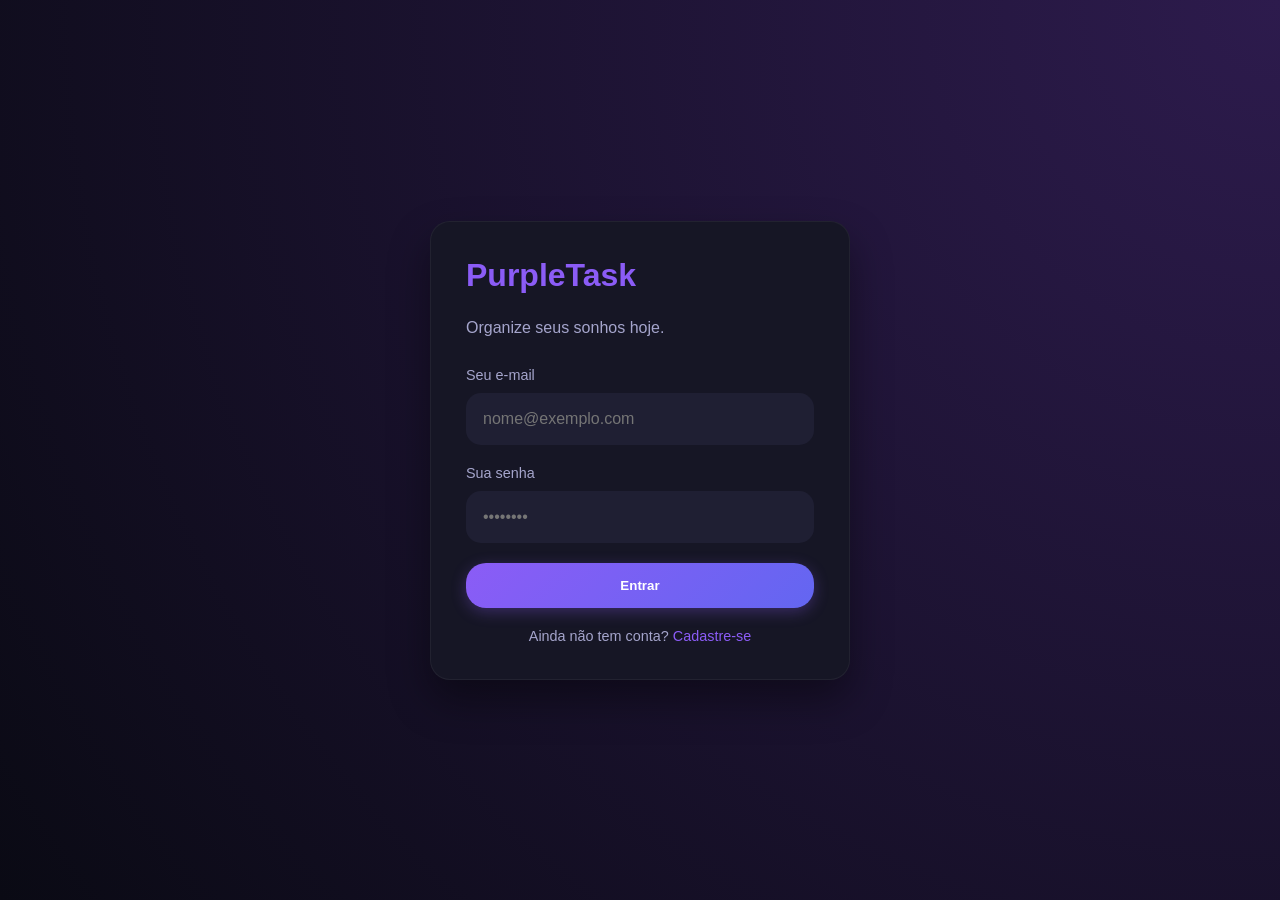
<file: ProjetoHTML/index.html>
<!DOCTYPE html>
<html lang="pt-br">

<head>
    <meta charset="UTF-8">
    <link rel="stylesheet" href="style.css">
</head>

<body>
    <div class="auth-wrapper">
        <div class="card">
            <h1>PurpleTask</h1>
            <p style="margin-bottom: 30px; color: var(--text-muted);">Organize seus sonhos hoje.</p>
            <form>
                <div class="form-group">
                    <label>Seu e-mail</label>
                    <input type="email" placeholder="nome@exemplo.com">
                </div>
                <div class="form-group">
                    <label>Sua senha</label>
                    <input type="password" placeholder="••••••••">
                </div>
                <button type="button" class="btn btn-primary btn-block"
                    onclick="location.href='dashboard.html'">Entrar</button>
            </form>
            <div class="footer-link">
                Ainda não tem conta? <a href="cadastro.html">Cadastre-se</a>
            </div>
        </div>
    </div>
</body>

</html>
</file>
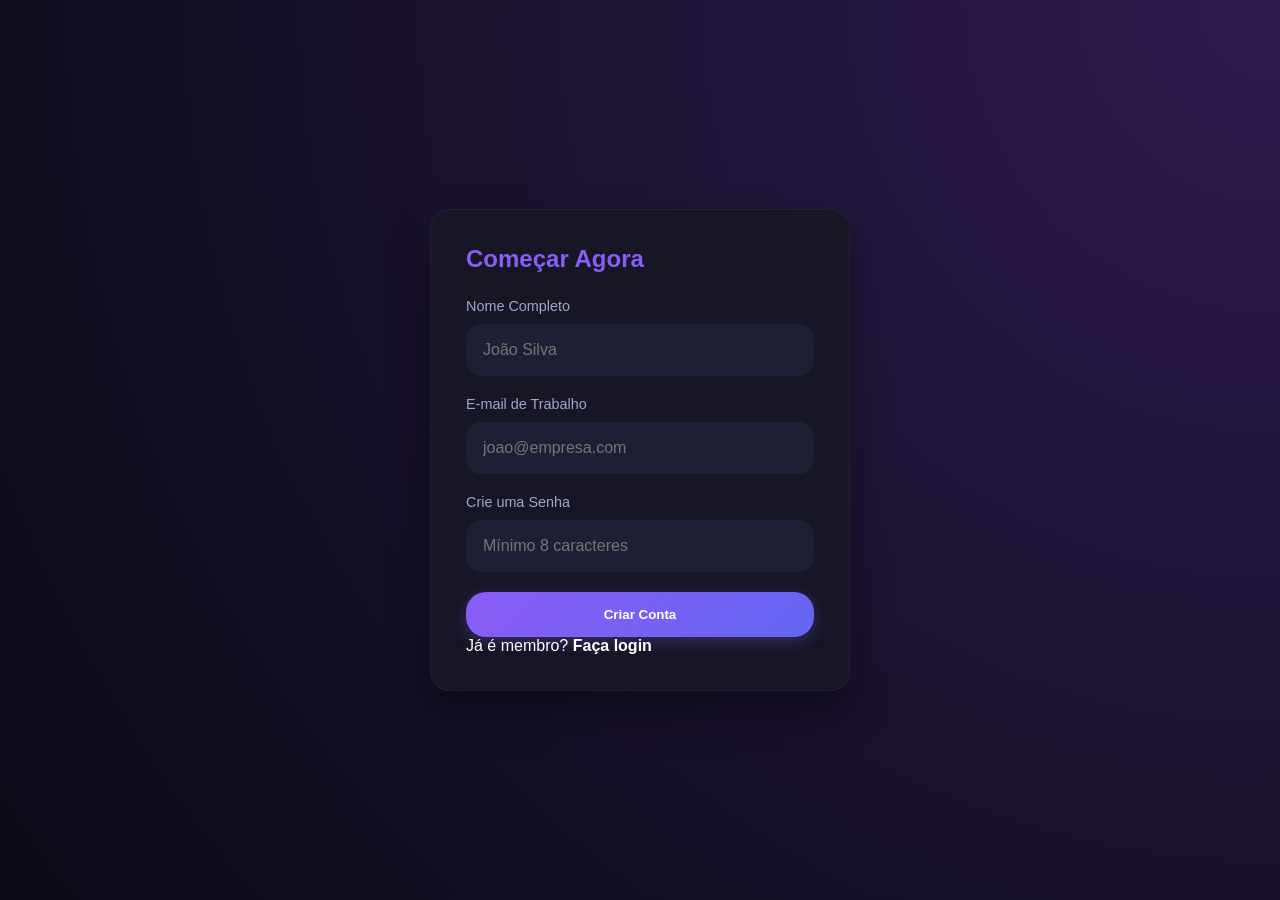
<file: ProjetoHTML/cadastro.html>
<!DOCTYPE html>
<html lang="pt-br">

<head>
    <meta charset="UTF-8">
    <title>Cadastro - Gestor Safira</title>
    <link rel="stylesheet" href="style.css">
</head>

<body>
    <div class="auth-wrapper">
        <div class="card auth-card">
            <h2>Começar Agora</h2>
            <form action="dashboard.html">
                <div class="form-group">
                    <label>Nome Completo</label>
                    <input type="text" placeholder="João Silva" required>
                </div>
                <div class="form-group">
                    <label>E-mail de Trabalho</label>
                    <input type="email" placeholder="joao@empresa.com" required>
                </div>
                <div class="form-group">
                    <label>Crie uma Senha</label>
                    <input type="password" placeholder="Mínimo 8 caracteres" required>
                </div>
                <button type="submit" class="btn btn-primary btn-block">Criar Conta</button>
            </form>
            <p class="footer-text">Já é membro? <a href="login.html"
                    style="color: var(--accent-blue); text-decoration: none; font-weight: 600;">Faça login</a></p>
        </div>
    </div>
</body>

</html>
</file>
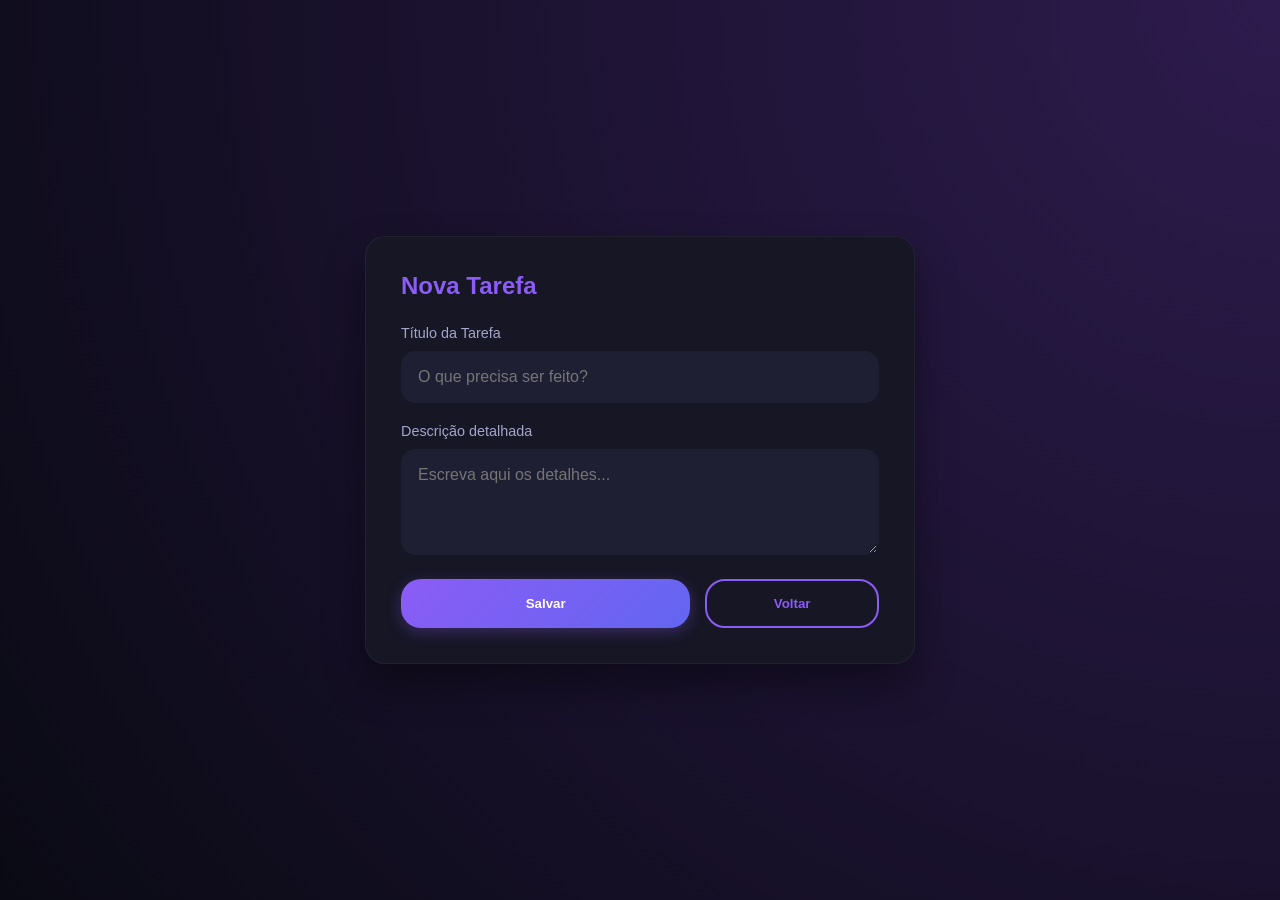
<file: ProjetoHTML/criar.html>
<!DOCTYPE html>
<html lang="pt-br">

<head>
    <meta charset="UTF-8">
    <link rel="stylesheet" href="style.css">
</head>

<body>
    <div class="auth-wrapper">
        <div class="card" style="max-width: 550px;">
            <h2>Nova Tarefa</h2>
            <form>
                <div class="form-group">
                    <label>Título da Tarefa</label>
                    <input type="text" placeholder="O que precisa ser feito?">
                </div>
                <div class="form-group">
                    <label>Descrição detalhada</label>
                    <textarea rows="4" placeholder="Escreva aqui os detalhes..."></textarea>
                </div>
                <div style="display: flex; gap: 15px; margin-top: 10px;">
                    <button type="button" class="btn btn-primary" style="flex: 2;"
                        onclick="location.href='dashboard.html'">Salvar</button>
                    <button type="button" class="btn btn-outline" style="flex: 1;"
                        onclick="history.back()">Voltar</button>
                </div>
            </form>
        </div>
    </div>
</body>

</html>
</file>
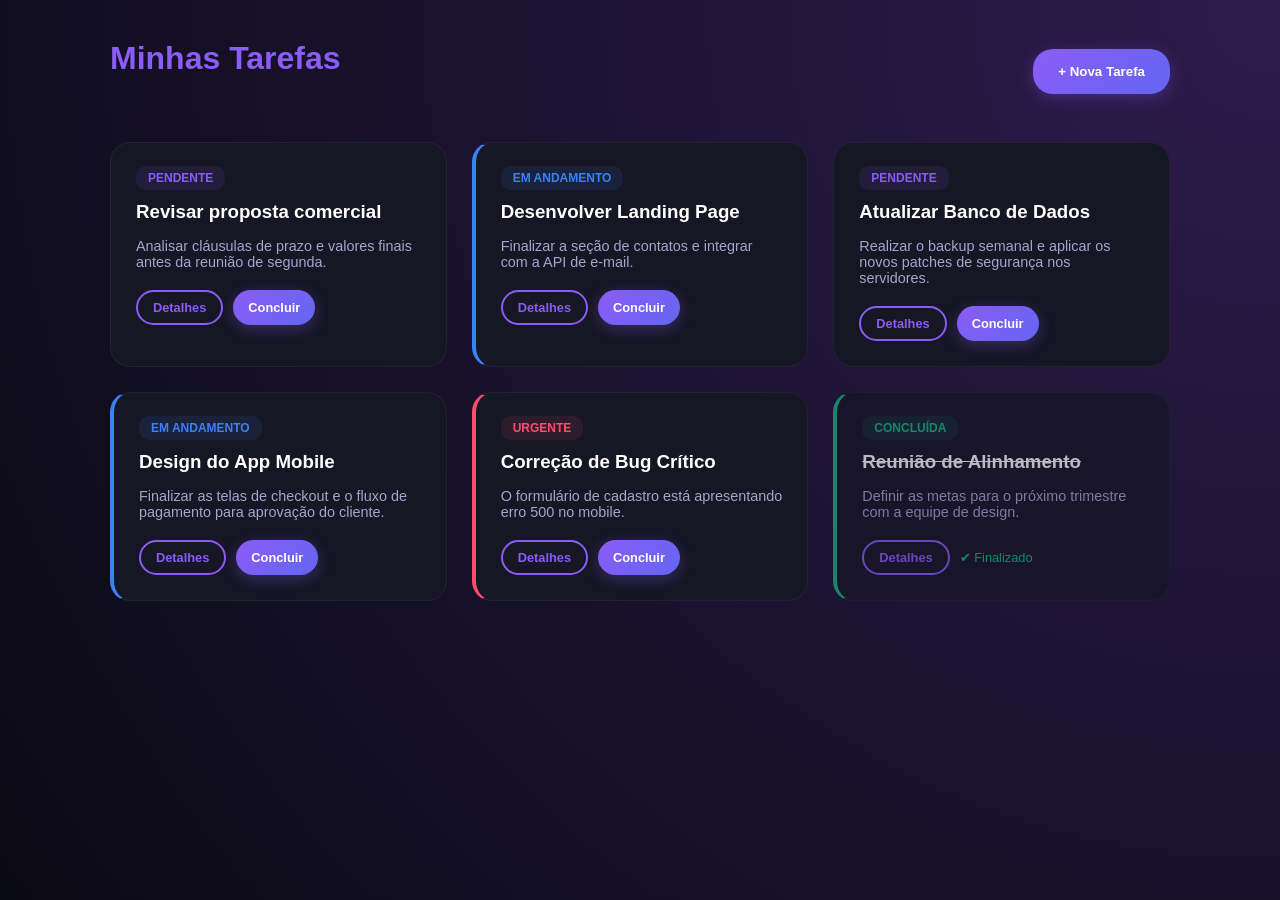
<file: ProjetoHTML/dashboard.html>
<!DOCTYPE html>
<html lang="pt-br">

<head>
    <meta charset="UTF-8">
    <link rel="stylesheet" href="style.css">
</head>

<body>
    <div class="dashboard-container">
        <div class="header-row">
            <h1>Minhas Tarefas</h1>
            <button class="btn btn-primary" onclick="location.href='criar.html'">+ Nova Tarefa</button>
        </div>

        <div class="task-grid">
            <div class="task-card">
                <span class="task-tag">PENDENTE</span>
                <h3 style="margin: 15px 0;">Revisar proposta comercial</h3>
                <p style="color: var(--text-muted); font-size: 0.9rem; margin-bottom: 20px;">Analisar cláusulas de prazo
                    e valores finais antes da reunião de segunda.</p>
                <div style="display: flex; gap: 10px;">
                    <button class="btn btn-outline" style="padding: 8px 15px; font-size: 0.8rem;"
                        onclick="location.href='detalhes.html'">Detalhes</button>
                    <button class="btn btn-primary" style="padding: 8px 15px; font-size: 0.8rem;">Concluir</button>
                </div>
            </div>

            <div class="task-card" style="border-left: 4px solid #3b82f6;">
                <span class="task-tag" style="background: rgba(59, 130, 246, 0.1); color: #3b82f6;">EM ANDAMENTO</span>
                <h3 style="margin: 15px 0;">Desenvolver Landing Page</h3>
                <p style="color: var(--text-muted); font-size: 0.9rem; margin-bottom: 20px;">Finalizar a seção de
                    contatos e integrar com a API de e-mail.</p>
                <div style="display: flex; gap: 10px;">
                    <button class="btn btn-outline" style="padding: 8px 15px; font-size: 0.8rem;"
                        onclick="location.href='detalhes.html'">Detalhes</button>
                    <button class="btn btn-primary" style="padding: 8px 15px; font-size: 0.8rem;">Concluir</button>
                </div>
            </div>

            <div class="task-card">
                <span class="task-tag">PENDENTE</span>
                <h3 style="margin: 15px 0;">Atualizar Banco de Dados</h3>
                <p style="color: var(--text-muted); font-size: 0.9rem; margin-bottom: 20px;">Realizar o backup semanal e
                    aplicar os novos patches de segurança nos servidores.</p>
                <div style="display: flex; gap: 10px;">
                    <button class="btn btn-outline" style="padding: 8px 15px; font-size: 0.8rem;"
                        onclick="location.href='detalhes.html'">Detalhes</button>
                    <button class="btn btn-primary" style="padding: 8px 15px; font-size: 0.8rem;">Concluir</button>
                </div>
            </div>

            <div class="task-card" style="border-left: 4px solid #3b82f6;">
                <span class="task-tag" style="background: rgba(59, 130, 246, 0.1); color: #3b82f6;">EM ANDAMENTO</span>
                <h3 style="margin: 15px 0;">Design do App Mobile</h3>
                <p style="color: var(--text-muted); font-size: 0.9rem; margin-bottom: 20px;">Finalizar as telas de
                    checkout e o fluxo de pagamento para aprovação do cliente.</p>
                <div style="display: flex; gap: 10px;">
                    <button class="btn btn-outline" style="padding: 8px 15px; font-size: 0.8rem;"
                        onclick="location.href='detalhes.html'">Detalhes</button>
                    <button class="btn btn-primary" style="padding: 8px 15px; font-size: 0.8rem;">Concluir</button>
                </div>
            </div>

            <div class="task-card" style="border-left: 4px solid var(--danger);">
                <span class="task-tag" style="background: rgba(255, 77, 109, 0.1); color: var(--danger);">URGENTE</span>
                <h3 style="margin: 15px 0;">Correção de Bug Crítico</h3>
                <p style="color: var(--text-muted); font-size: 0.9rem; margin-bottom: 20px;">O formulário de cadastro
                    está apresentando erro 500 no mobile.</p>
                <div style="display: flex; gap: 10px;">
                    <button class="btn btn-outline" style="padding: 8px 15px; font-size: 0.8rem;"
                        onclick="location.href='detalhes.html'">Detalhes</button>
                    <button class="btn btn-primary" style="padding: 8px 15px; font-size: 0.8rem;">Concluir</button>
                </div>
            </div>

            <div class="task-card" style="opacity: 0.7; border-left: 4px solid #10b981;">
                <span class="task-tag" style="background: rgba(16, 185, 129, 0.1); color: #10b981;">CONCLUÍDA</span>
                <h3 style="margin: 15px 0; text-decoration: line-through;">Reunião de Alinhamento</h3>
                <p style="color: var(--text-muted); font-size: 0.9rem; margin-bottom: 20px;">Definir as metas para o
                    próximo trimestre com a equipe de design.</p>
                <div style="display: flex; gap: 10px;">
                    <button class="btn btn-outline" style="padding: 8px 15px; font-size: 0.8rem;"
                        onclick="location.href='detalhes.html'">Detalhes</button>
                    <span style="color: #10b981; font-size: 0.8rem; align-self: center;">✔ Finalizado</span>
                </div>
            </div>
        </div>
    </div>
</body>

</html>
</file>
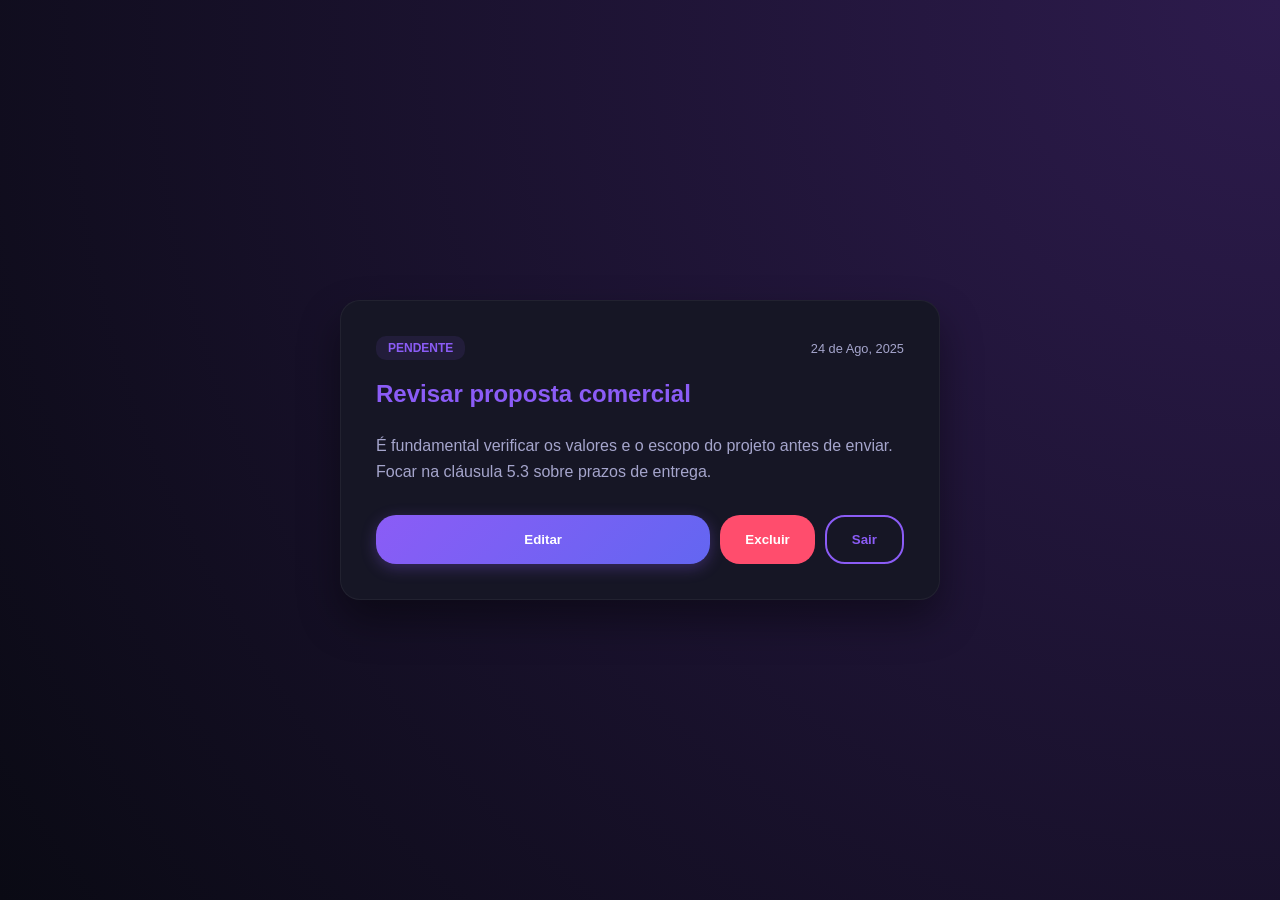
<file: ProjetoHTML/detalhes.html>
<!DOCTYPE html>
<html lang="pt-br">

<head>
    <meta charset="UTF-8">
    <link rel="stylesheet" href="style.css">
</head>

<body>
    <div class="auth-wrapper">
        <div class="card" style="max-width: 600px;">
            <div style="display: flex; justify-content: space-between; align-items: center; margin-bottom: 20px;">
                <span class="task-tag">PENDENTE</span>
                <span style="color: var(--text-muted); font-size: 0.8rem;">24 de Ago, 2025</span>
            </div>
            <h2>Revisar proposta comercial</h2>
            <p style="color: var(--text-muted); line-height: 1.6; margin: 20px 0;">
                É fundamental verificar os valores e o escopo do projeto antes de enviar.
                Focar na cláusula 5.3 sobre prazos de entrega.
            </p>
            <div style="display: flex; gap: 10px; margin-top: 30px;">
                <button class="btn btn-primary" style="flex: 1;">Editar</button>
                <button class="btn btn-danger">Excluir</button>
                <button class="btn btn-outline" onclick="location.href='dashboard.html'">Sair</button>
            </div>
        </div>
    </div>
</body>

</html>
</file>
<file: ProjetoHTML/style.css>
:root {
    --bg-dark: #0a0a14;
    /* Roxo quase preto */
    --card-bg: #161625;
    /* Roxo escuro */
    --input-bg: #1f1f33;
    /* Roxo médio para campos */
    --text-main: #ffffff;
    --text-muted: #a5a5cc;
    /* Lilás acinzentado */
    --primary-purple: #8b5cf6;
    /* Roxo vibrante */
    --hover-purple: #a78bfa;
    /* Lilás claro */
    --danger: #ff4d6d;
    /* Rosa avermelhado */
    --radius: 20px;
    /* BORDAS ARREDONDADAS */
}

* {
    box-sizing: border-box;
    margin: 0;
    padding: 0;
    font-family: 'Poppins', sans-serif;
    /* Fonte mais moderna */
}

body {
    background-color: var(--bg-dark);
    color: var(--text-main);
    background-image: radial-gradient(circle at top right, #2d1b4d, transparent);
    min-height: 100vh;
}

/* --- Containers --- */
.auth-wrapper {
    display: flex;
    justify-content: center;
    align-items: center;
    min-height: 100vh;
    padding: 20px;
}

.card {
    background: var(--card-bg);
    padding: 35px;
    border-radius: var(--radius);
    border: 1px solid rgba(255, 255, 255, 0.05);
    box-shadow: 0 20px 40px rgba(0, 0, 0, 0.4);
    width: 100%;
    max-width: 420px;
}

/* --- Formulários --- */
h1,
h2 {
    margin-bottom: 25px;
    font-weight: 700;
    color: var(--primary-purple);
}

.form-group {
    margin-bottom: 20px;
}

label {
    display: block;
    margin-bottom: 10px;
    font-size: 0.9rem;
    color: var(--text-muted);
}

input,
textarea,
select {
    width: 100%;
    padding: 15px;
    background: var(--input-bg);
    border: 2px solid transparent;
    border-radius: 15px;
    color: white;
    font-size: 1rem;
    transition: 0.3s;
}

input:focus {
    outline: none;
    border-color: var(--primary-purple);
    background: #252545;
}

/* --- Botões Arredondados --- */
.btn {
    padding: 15px 25px;
    border-radius: var(--radius);
    border: none;
    font-weight: 600;
    cursor: pointer;
    transition: all 0.3s ease;
    text-align: center;
    text-decoration: none;
    display: inline-block;
}

.btn-block {
    width: 100%;
    display: block;
    margin-top: 10px;
}

.btn-primary {
    background: linear-gradient(135deg, var(--primary-purple), #6366f1);
    color: white;
    box-shadow: 0 4px 15px rgba(139, 92, 246, 0.3);
}

.btn-primary:hover {
    transform: translateY(-2px);
    box-shadow: 0 6px 20px rgba(139, 92, 246, 0.5);
}

.btn-outline {
    background: transparent;
    border: 2px solid var(--primary-purple);
    color: var(--primary-purple);
}

.btn-danger {
    background: var(--danger);
    color: white;
}

/* --- Dashboard --- */
.dashboard-container {
    max-width: 1100px;
    margin: 0 auto;
    padding: 40px 20px;
}

.header-row {
    display: flex;
    justify-content: space-between;
    align-items: center;
    margin-bottom: 40px;
}

.task-grid {
    display: grid;
    grid-template-columns: repeat(auto-fill, minmax(300px, 1fr));
    gap: 25px;
}

.task-card {
    background: var(--card-bg);
    padding: 25px;
    border-radius: var(--radius);
    border: 1px solid rgba(255, 255, 255, 0.05);
    transition: 0.3s;
}

.task-card:hover {
    background: #1c1c30;
}

.task-tag {
    background: rgba(139, 92, 246, 0.1);
    color: var(--primary-purple);
    padding: 5px 12px;
    border-radius: 10px;
    font-size: 0.75rem;
    font-weight: 700;
}

.footer-link {
    text-align: center;
    margin-top: 20px;
    color: var(--text-muted);
    font-size: 0.9rem;
}

.footer-link a {
    color: var(--primary-purple);
    text-decoration: none;
}

/* Responsividade */
@media (max-width: 600px) {
    .header-row {
        flex-direction: column;
        gap: 20px;
        text-align: center;
    }
}
</file>
